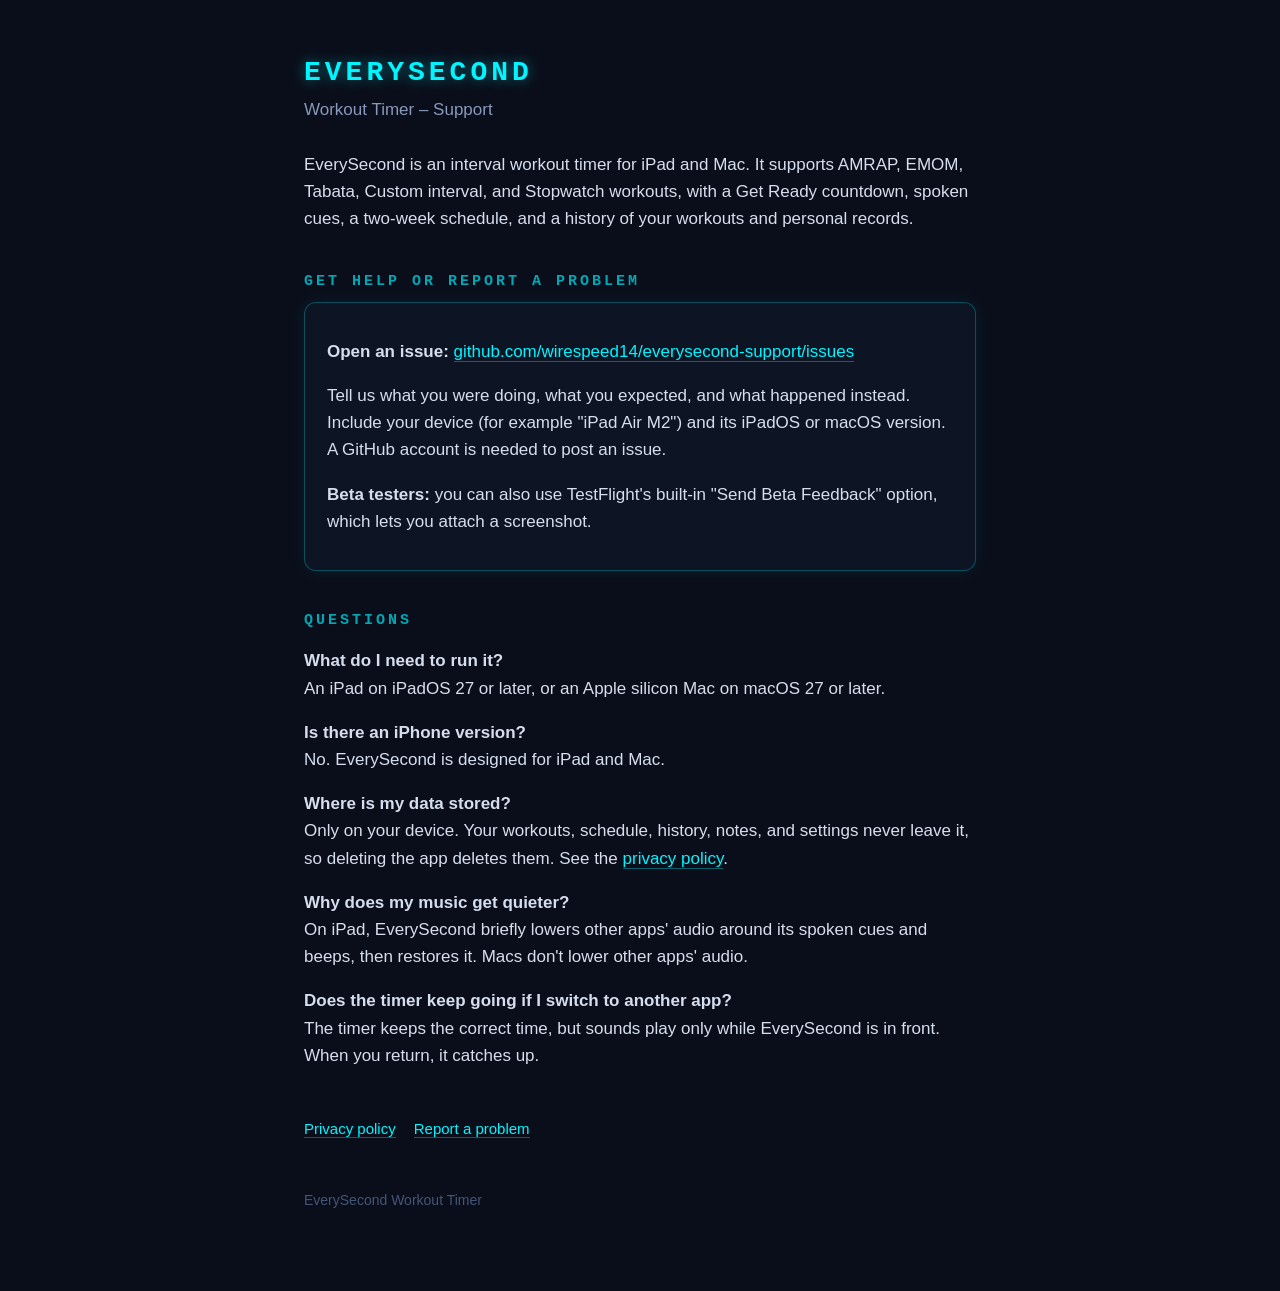
<file: index.html>
<!DOCTYPE html>
<html lang="en">
<head>
<meta charset="utf-8">
<meta name="viewport" content="width=device-width, initial-scale=1">
<title>EverySecond Workout Timer – Support</title>
<meta name="description" content="Support for EverySecond Workout Timer, an interval workout timer for iPad and Mac.">
<link rel="stylesheet" href="style.css">
</head>
<body>
<main>
  <h1>EverySecond</h1>
  <p class="sub">Workout Timer – Support</p>

  <p>EverySecond is an interval workout timer for iPad and Mac. It supports AMRAP, EMOM, Tabata, Custom interval, and Stopwatch workouts, with a Get Ready countdown, spoken cues, a two-week schedule, and a history of your workouts and personal records.</p>

  <h2>Get help or report a problem</h2>
  <div class="card">
    <p><strong>Open an issue:</strong> <a href="https://github.com/wirespeed14/everysecond-support/issues">github.com/wirespeed14/everysecond-support/issues</a></p>
    <p>Tell us what you were doing, what you expected, and what happened instead. Include your device (for example "iPad Air M2") and its iPadOS or macOS version. A GitHub account is needed to post an issue.</p>
    <p><strong>Beta testers:</strong> you can also use TestFlight's built-in "Send Beta Feedback" option, which lets you attach a screenshot.</p>
  </div>

  <h2>Questions</h2>
  <p><strong>What do I need to run it?</strong><br>An iPad on iPadOS 27 or later, or an Apple silicon Mac on macOS 27 or later.</p>
  <p><strong>Is there an iPhone version?</strong><br>No. EverySecond is designed for iPad and Mac.</p>
  <p><strong>Where is my data stored?</strong><br>Only on your device. Your workouts, schedule, history, notes, and settings never leave it, so deleting the app deletes them. See the <a href="privacy.html">privacy policy</a>.</p>
  <p><strong>Why does my music get quieter?</strong><br>On iPad, EverySecond briefly lowers other apps' audio around its spoken cues and beeps, then restores it. Macs don't lower other apps' audio.</p>
  <p><strong>Does the timer keep going if I switch to another app?</strong><br>The timer keeps the correct time, but sounds play only while EverySecond is in front. When you return, it catches up.</p>

  <nav><a href="privacy.html">Privacy policy</a><a href="https://github.com/wirespeed14/everysecond-support/issues">Report a problem</a></nav>
  <footer>EverySecond Workout Timer</footer>
</main>
</body>
</html>
</file>
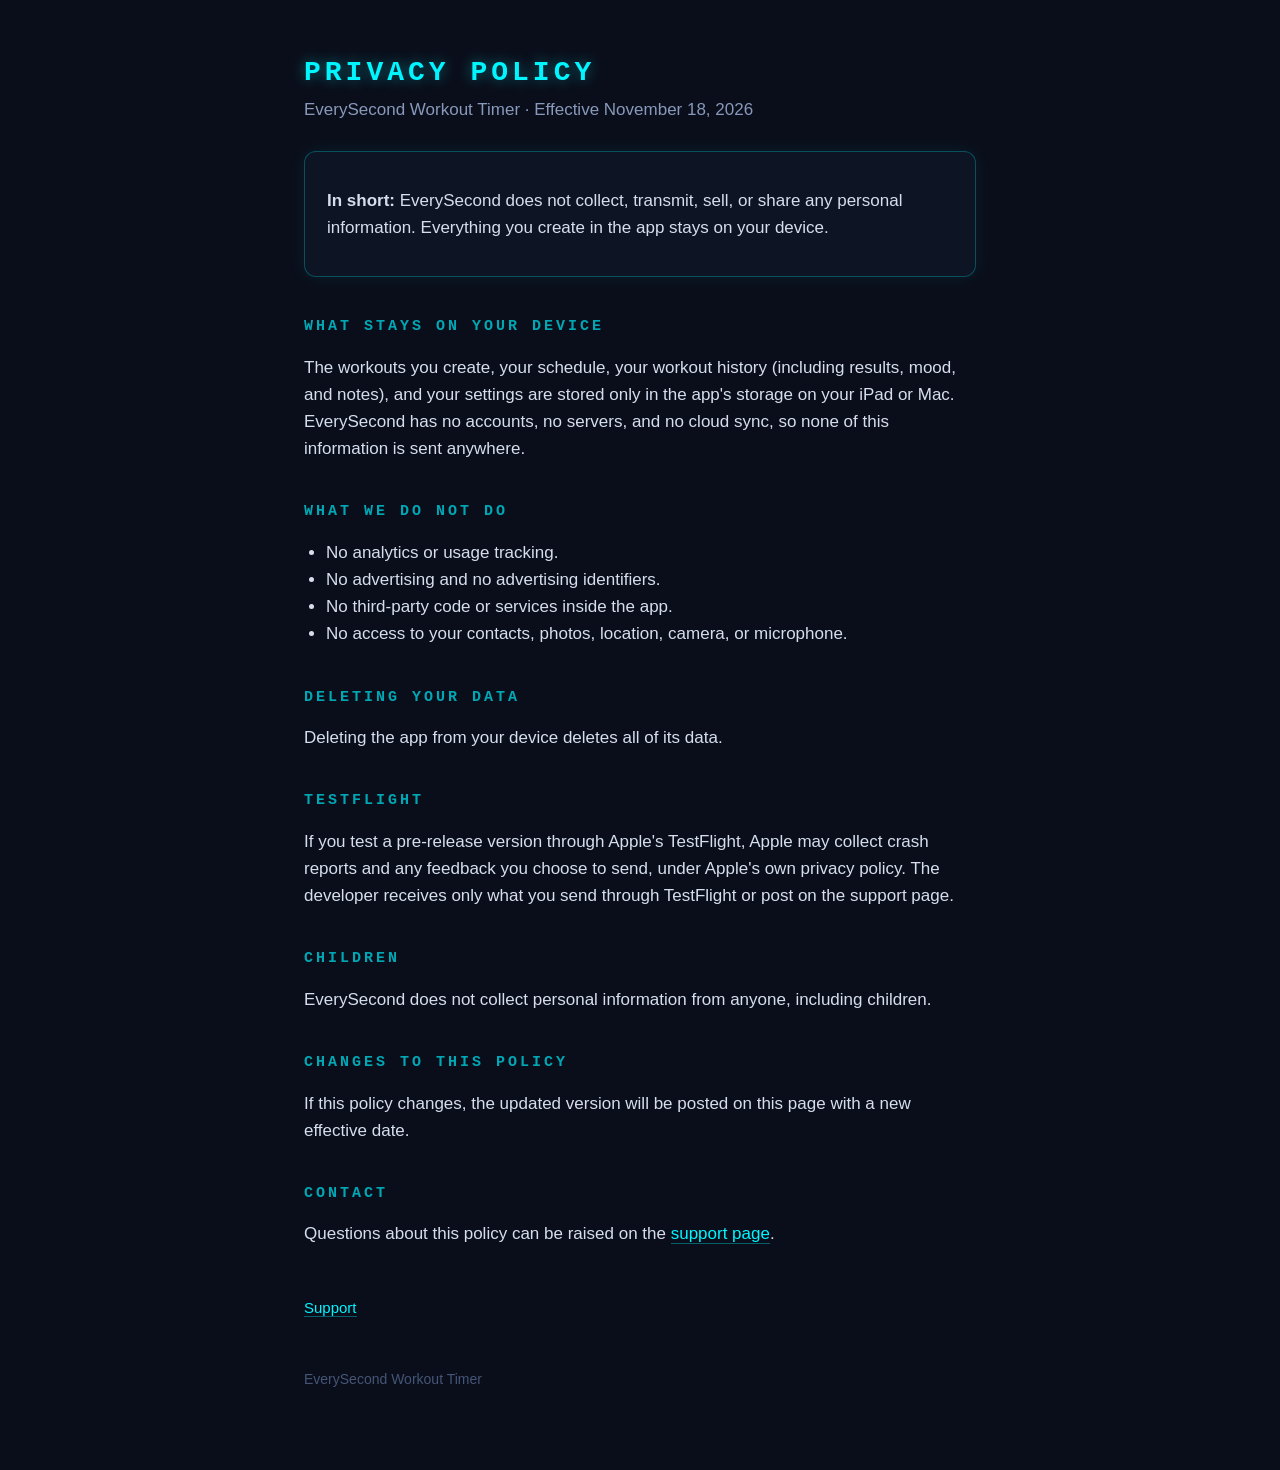
<file: privacy.html>
<!DOCTYPE html>
<html lang="en">
<head>
<meta charset="utf-8">
<meta name="viewport" content="width=device-width, initial-scale=1">
<title>EverySecond Workout Timer – Privacy Policy</title>
<meta name="description" content="Privacy policy for EverySecond Workout Timer.">
<link rel="stylesheet" href="style.css">
</head>
<body>
<main>
  <h1>Privacy Policy</h1>
  <p class="sub">EverySecond Workout Timer · Effective November 18, 2026</p>

  <div class="card">
    <p><strong>In short:</strong> EverySecond does not collect, transmit, sell, or share any personal information. Everything you create in the app stays on your device.</p>
  </div>

  <h2>What stays on your device</h2>
  <p>The workouts you create, your schedule, your workout history (including results, mood, and notes), and your settings are stored only in the app's storage on your iPad or Mac. EverySecond has no accounts, no servers, and no cloud sync, so none of this information is sent anywhere.</p>

  <h2>What we do not do</h2>
  <ul>
    <li>No analytics or usage tracking.</li>
    <li>No advertising and no advertising identifiers.</li>
    <li>No third-party code or services inside the app.</li>
    <li>No access to your contacts, photos, location, camera, or microphone.</li>
  </ul>

  <h2>Deleting your data</h2>
  <p>Deleting the app from your device deletes all of its data.</p>

  <h2>TestFlight</h2>
  <p>If you test a pre-release version through Apple's TestFlight, Apple may collect crash reports and any feedback you choose to send, under Apple's own privacy policy. The developer receives only what you send through TestFlight or post on the support page.</p>

  <h2>Children</h2>
  <p>EverySecond does not collect personal information from anyone, including children.</p>

  <h2>Changes to this policy</h2>
  <p>If this policy changes, the updated version will be posted on this page with a new effective date.</p>

  <h2>Contact</h2>
  <p>Questions about this policy can be raised on the <a href="https://github.com/wirespeed14/everysecond-support/issues">support page</a>.</p>

  <nav><a href="index.html">Support</a></nav>
  <footer>EverySecond Workout Timer</footer>
</main>
</body>
</html>
</file>
<file: style.css>
:root { --bg:#0A0E1A; --surface:#0D1525; --cyan:#00F5FF; --cyan-dim:#00A8B5; --text:#FFFFFF; --muted:#8899BB; --dim:#445577; }
* { box-sizing: border-box; }
body { margin:0; background:var(--bg); color:var(--text); font:17px/1.6 -apple-system, BlinkMacSystemFont, "SF Pro Text", "Helvetica Neue", Arial, sans-serif; }
main { max-width: 720px; margin: 0 auto; padding: 56px 24px 80px; }
h1 { font: 700 28px/1.2 ui-monospace, "SF Mono", Menlo, monospace; letter-spacing: 4px; text-transform: uppercase; color: var(--cyan); text-shadow: 0 0 14px rgba(0,245,255,.45); margin: 0 0 6px; }
h2 { font: 700 15px/1.3 ui-monospace, "SF Mono", Menlo, monospace; letter-spacing: 3px; text-transform: uppercase; color: var(--cyan-dim); margin: 40px 0 10px; }
p, li { color: #D6DEEE; }
.sub { color: var(--muted); margin: 0 0 28px; }
.card { background: var(--surface); border: 1px solid rgba(0,168,181,.4); border-radius: 12px; padding: 18px 22px; box-shadow: 0 0 18px rgba(0,245,255,.08); }
a { color: var(--cyan); text-decoration: none; border-bottom: 1px solid rgba(0,245,255,.35); }
a:hover { border-bottom-color: var(--cyan); }
ul { padding-left: 22px; }
nav { margin-top: 48px; font-size: 15px; color: var(--muted); }
nav a { margin-right: 18px; }
footer { margin-top: 48px; color: var(--dim); font-size: 14px; }
</file>
